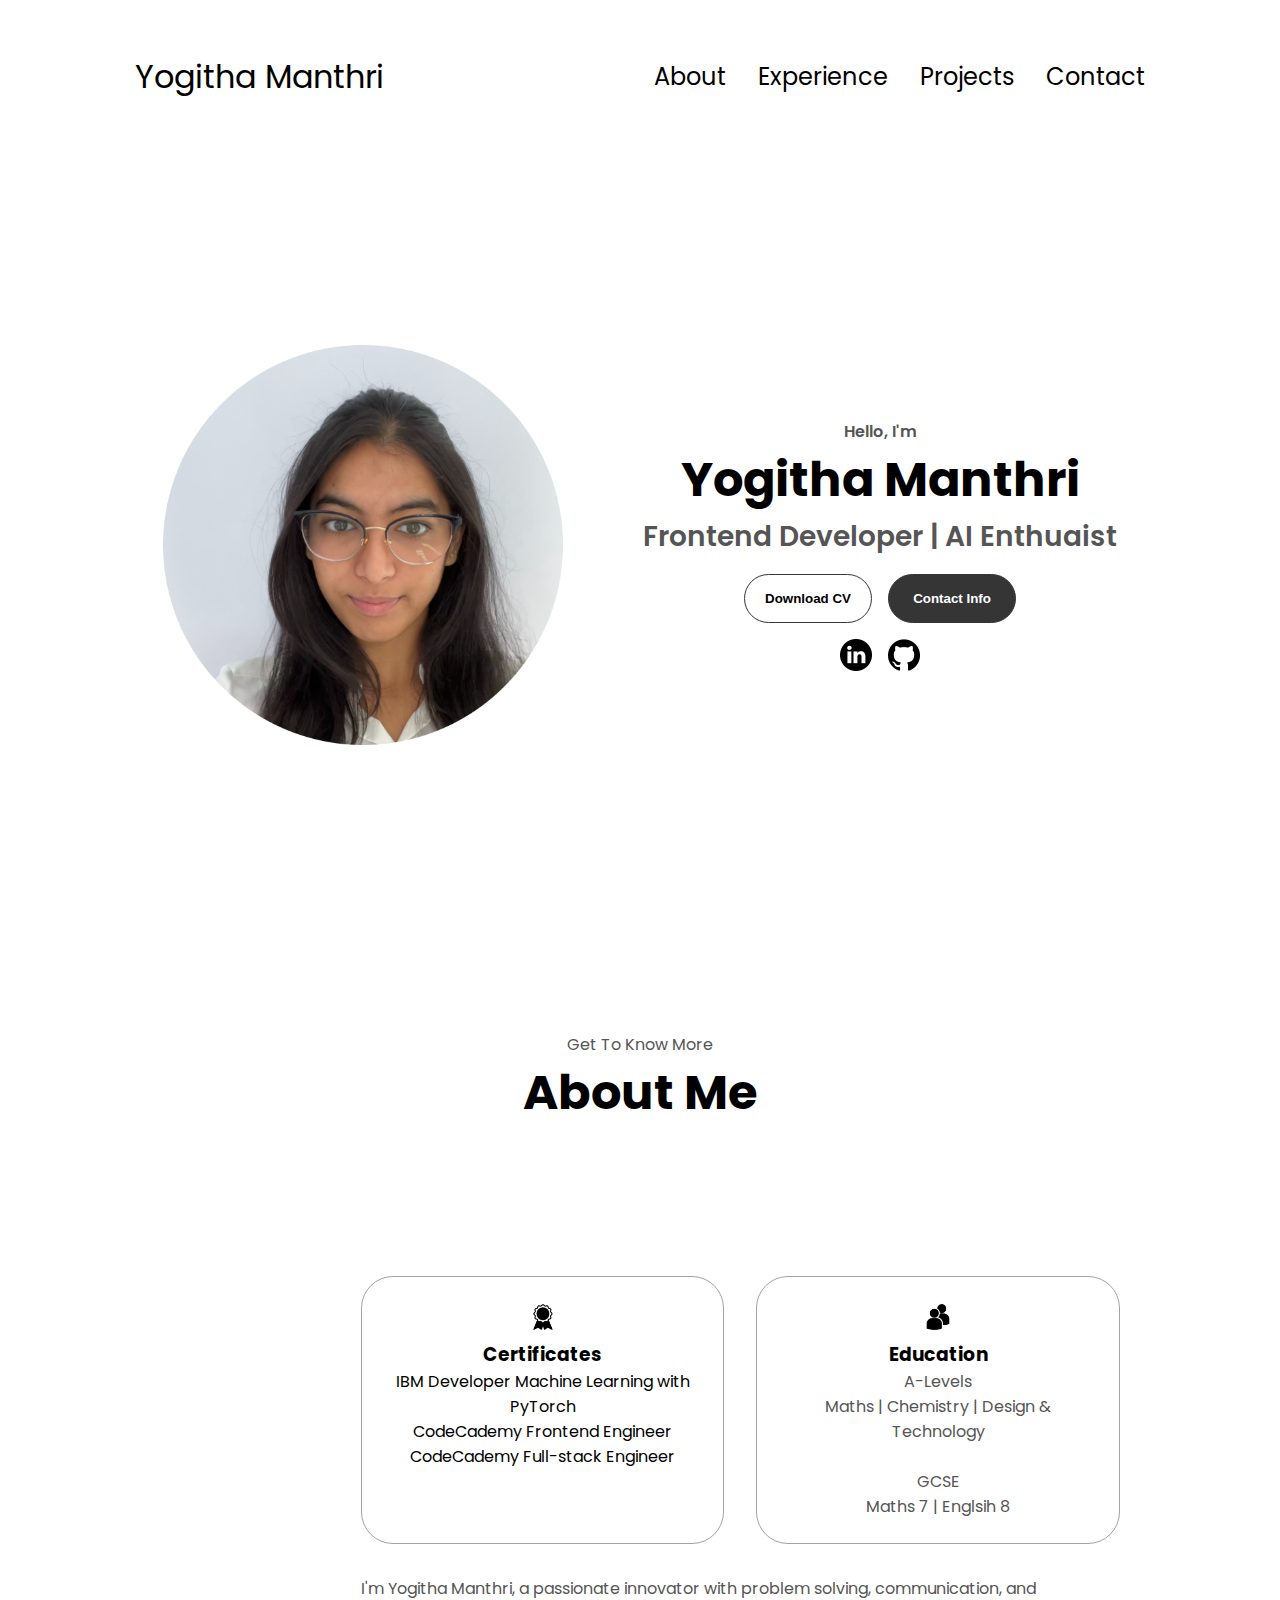
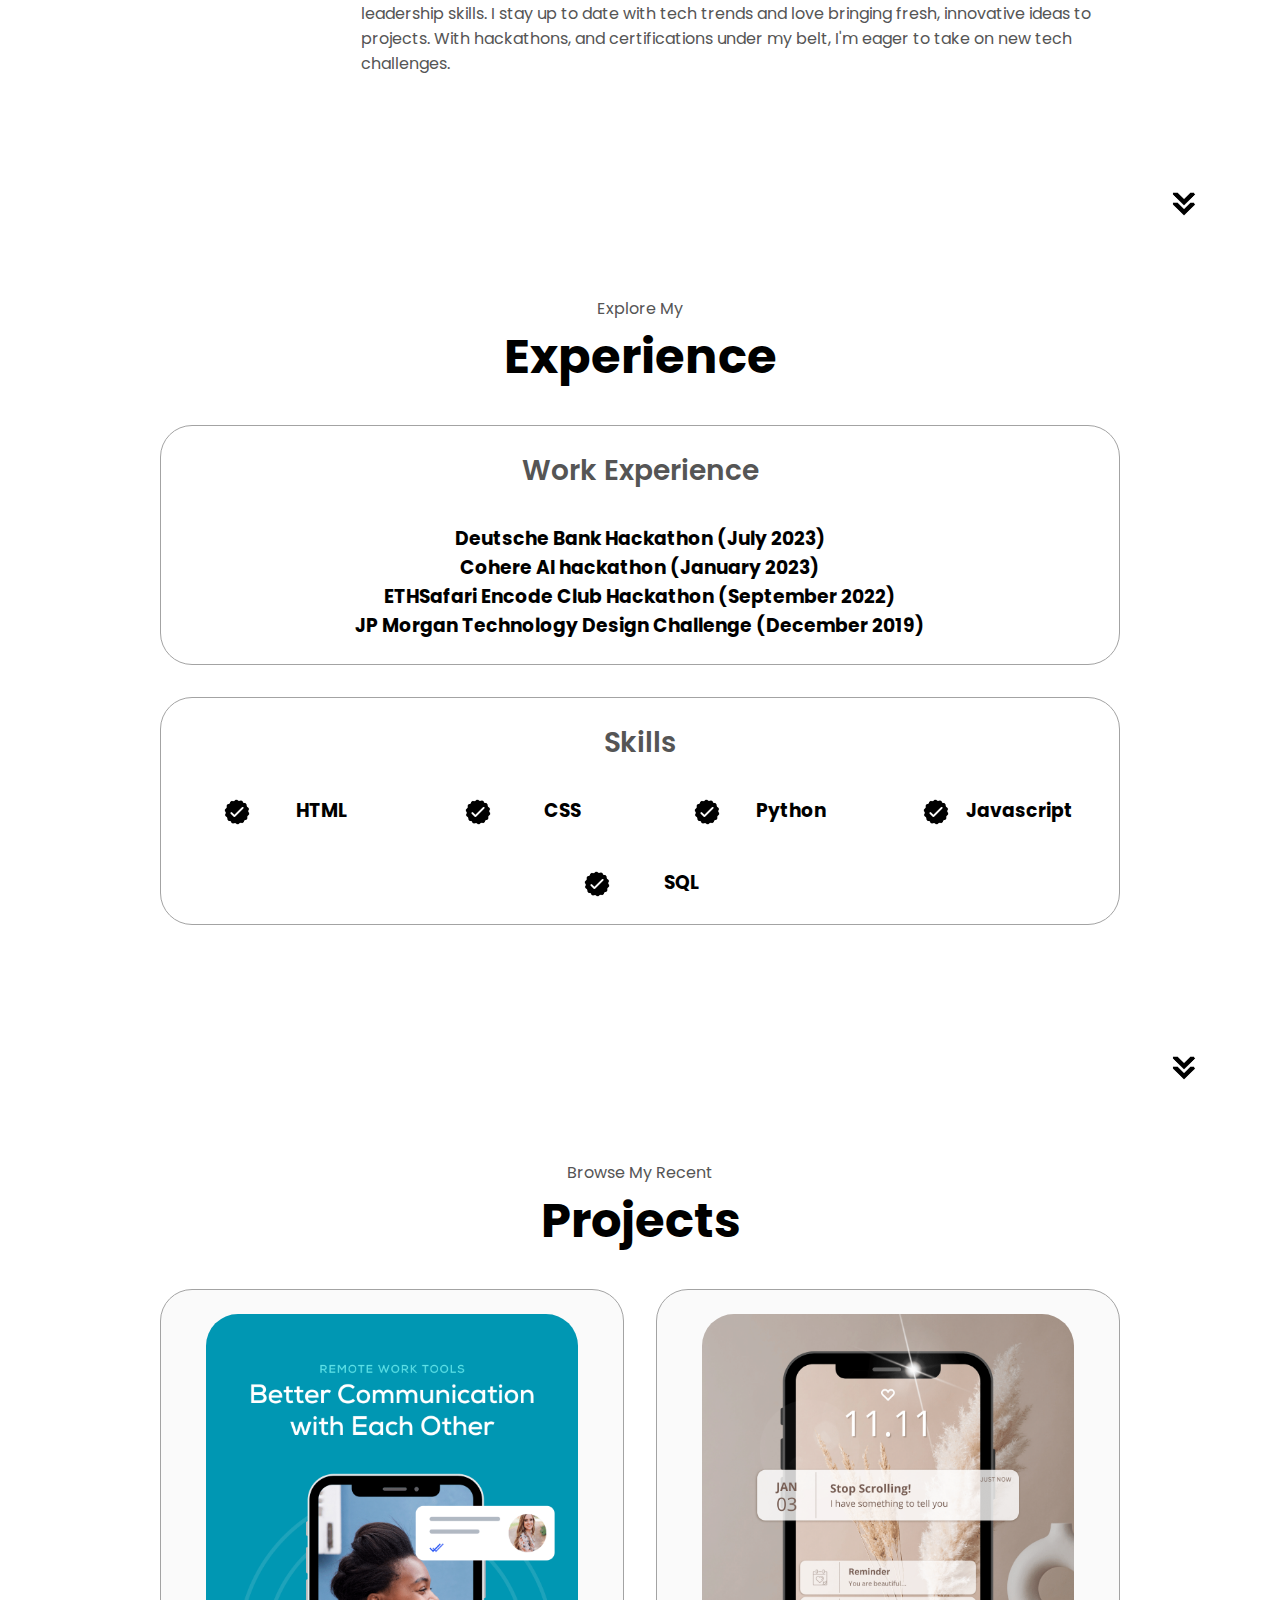
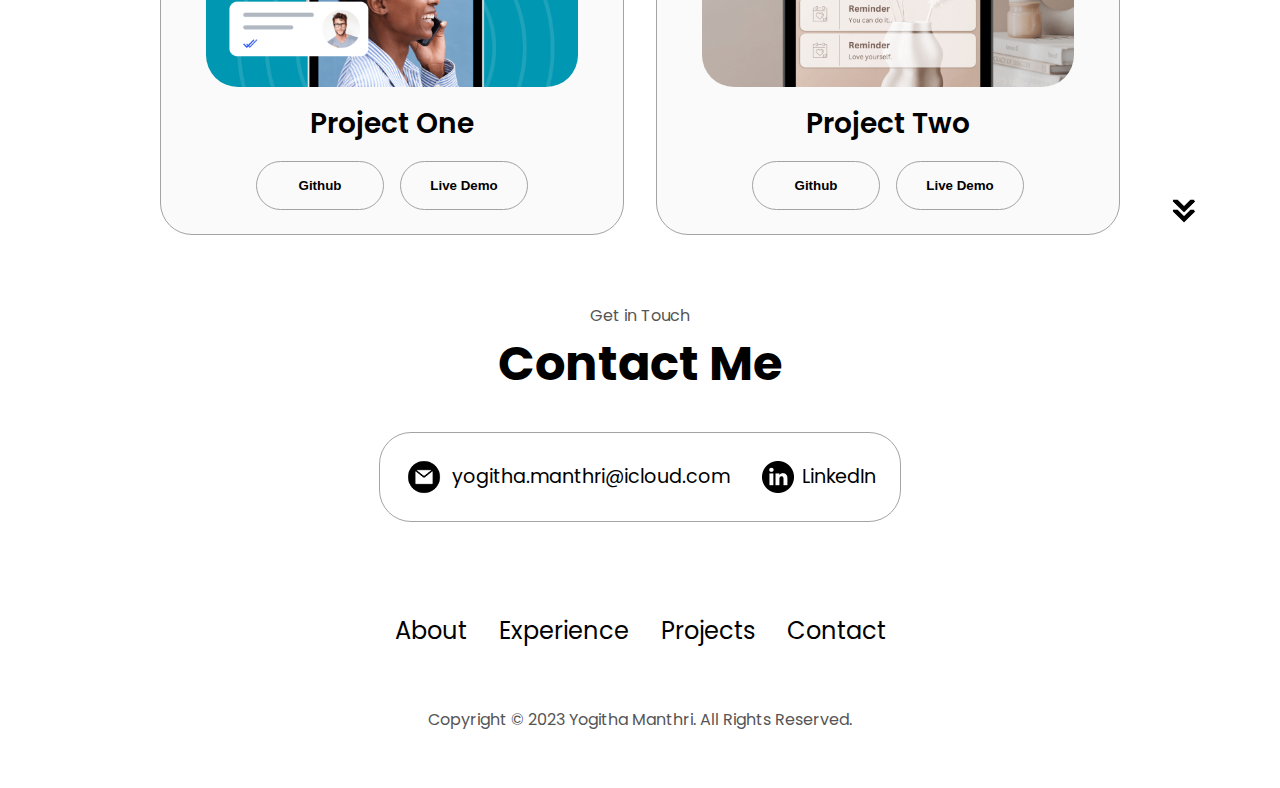
<file: portfolio/index.html>
<!DOCTYPE html>
<html lang="en">
  <head>
    <meta charset="UTF-8" />
    <meta http-equiv="X-UA-Compatible" content="IE=edge" />
    <meta name="viewport" content="width=device-width, initial-scale=1.0" />
    <title>My Portfolio</title>
    <link rel="stylesheet" href="style.css" />
    <link rel="stylesheet" href="mediaqueries.css" />
  </head>
  <body>
    <nav id="desktop-nav">
      <div class="logo">Yogitha Manthri</div>
      <div>
        <ul class="nav-links">
          <li><a href="#about">About</a></li>
          <li><a href="#experience">Experience</a></li>
          <li><a href="#projects">Projects</a></li>
          <li><a href="#contact">Contact</a></li>
        </ul>
      </div>
    </nav>
    <nav id="hamburger-nav">
      <div class="logo">Yogitha Manthri</div>
      <div class="hamburger-menu">
        <div class="hamburger-icon" onclick="toggleMenu()">
          <span></span>
          <span></span>
          <span></span>
        </div>
        <div class="menu-links">
          <li><a href="#about" onclick="toggleMenu()">About</a></li>
          <li><a href="#experience" onclick="toggleMenu()">Experience</a></li>
          <li><a href="#projects" onclick="toggleMenu()">Projects</a></li>
          <li><a href="#contact" onclick="toggleMenu()">Contact</a></li>
        </div>
      </div>
    </nav>
    <section id="profile">
      <div class="section__pic-container">
        <img src="./assets/profile-pic.png" alt="Yogitha Manthri profile picture" />
      </div>
      <div class="section__text">
        <p class="section__text__p1">Hello, I'm</p>
        <h1 class="title">Yogitha Manthri</h1>
        <p class="section__text__p2">Frontend Developer | AI Enthuaist</p>
        <div class="btn-container">
          <button
            class="btn btn-color-2"
            onclick="window.open('./assets/resume-example.pdf')"
          >
            Download CV
          </button>
          <button class="btn btn-color-1" onclick="location.href='./#contact'">
            Contact Info
          </button>
        </div>
        <div id="socials-container">
          <img
            src="./assets/linkedin.png"
            alt="My LinkedIn profile"
            class="icon"
            onclick="location.href='https://www.linkedin.com/in/yogitha-manthri/'"
          />
          <img
            src="./assets/github.png"
            alt="My Github profile"
            class="icon"
            onclick="location.href='https://github.com/yogitha04'"
          />
        </div>
      </div>
    </section>
    <section id="about">
      <p class="section__text__p1">Get To Know More</p>
      <h1 class="title">About Me</h1>
      <div class="section-container">
        <div class="section__pic-container">
          
        </div>
        <div class="about-details-container">
          <div class="about-containers">
            <div class="details-container">
              <img
                src="./assets/experience.png"
                alt="Experience icon"
                class="icon"
              />
              <h3>Certificates</h3>
              <p>
                <a href="https://courses.ibmdeveloper.skillsnetwork.site/certificates/f43e6b054c5741fd8b4747f9fe59b26a">IBM Developer Machine Learning with PyTorch</a>
                <br>
                <a href="URL_for_CodeCademy_Frontend_Certificate">CodeCademy Frontend Engineer</a>
                <br>
                <a href="URL_for_CodeCademy_Fullstack_Certificate">CodeCademy Full-stack Engineer</a>
              </p>
                    </div>
            <div class="details-container">
              <img
                src="./assets/education.png"
                alt="Education icon"
                class="icon"
              />
              <h3>Education</h3>
              <p> A-Levels<br />Maths | Chemistry | Design & Technology<br /><br />GCSE<br />Maths 7 | Englsih 8</p>            </div>
          </div>
          <div class="text-container">
            <p>
              I'm Yogitha Manthri, a passionate innovator with problem solving, communication, and leadership skills. I stay up to date with tech trends and love bringing fresh, innovative ideas to projects. With hackathons, and certifications under my belt, I'm eager to take on new tech challenges.              
                          </p>
          </div>
        </div>
      </div>
      <img
        src="./assets/arrow.png"
        alt="Arrow icon"
        class="icon arrow"
        onclick="location.href='./#experience'"
      />
    </section>
    <section id="experience">
      <p class="section__text__p1">Explore My</p>
      <h1 class="title">Experience</h1>
      <div class="experience-details-container">
        <div class="about-containers">
          <div class="details-container">
<h2 class="experience-sub-title">Work Experience</h2>
<ul class="article-list">

  <li class="experience">
    <h3>Deutsche Bank Hackathon (July 2023)</h3>
    <p class="hover-paragraph">
Developing a voice detection AI
</p>
  </li>

  <li class="experience">
    <h3>Cohere AI hackathon (January 2023)</h3>
    <p class="hover-paragraph">
      In this 7-day virtual event, we immersed ourselves in NLP intricacies. I actively contributed to harnessing LLM-powered technology by Cohere, with a primary focus on the new Multilingual Text Understanding model. Our collaborative effort resulted in a chatbot that elevated customer service quality, showcasing our adaptability and proficiency in cutting-edge AI solutions.
    </p>
  </li>

  <li class="experience">
    <h3>ETHSafari Encode Club Hackathon (September 2022)</h3>
    <p class="hover-paragraph">
Shadowed my team and helped create and built innovative decentralised solutions on the Ethereum network during the hackathon.
</p>
  </li>

  <li class="experience">
    <h3>JP Morgan Technology Design Challenge (December 2019)</h3>
    <p class="hover-paragraph">
Participated in a Technology Design event and designed an app to address UN sustainable development goals.
<br /><br />
Pitched an idea for an app interface that helps track and improve user sustainability.
</p>
  </li>

</ul>

              <!-- Add more list items as needed -->
            </ul>
          </div>
          </div>
          <div class="details-container">
            <h2 class="experience-sub-title">Skills</h2>
            <div class="article-container">
              <article>
                <img
                  src="./assets/checkmark.png"
                  alt="Experience icon"
                  class="icon"
                />
                <div>
                  <h3>HTML</h3>
                  <p> </p>
                </div>
              </article>
              <article>
                <img
                  src="./assets/checkmark.png"
                  alt="Experience icon"
                  class="icon"
                />
                <div>
                  <h3>CSS</h3>
                  <p> </p>
                </div>
              </article>
              <article>
                <img
                  src="./assets/checkmark.png"
                  alt="Experience icon"
                  class="icon"
                />
                <div>
                  <h3>Python</h3>
                  <p> </p>
                </div>
              </article>
              <article>
                <img
                  src="./assets/checkmark.png"
                  alt="Experience icon"
                  class="icon"
                />
                <div>
                  <h3>Javascript</h3>
                  <p> </p>
                </article>
                <article>
                  <img
                    src="./assets/checkmark.png"
                    alt="Experience icon"
                    class="icon"
                  />
                  <div>
                    <h3>SQL</h3>
                    <p> </p>
                </div>
              </article>
            </div>
          </div>
        </div>
      </div>
      <img
        src="./assets/arrow.png"
        alt="Arrow icon"
        class="icon arrow"
        onclick="location.href='./#projects'"
      />
    </section>
    <section id="projects">
      <p class="section__text__p1">Browse My Recent</p>
      <h1 class="title">Projects</h1>
      <div class="experience-details-container">
        <div class="about-containers">
          <div class="details-container color-container">
            <div class="article-container">
              <img
                src="./assets/project-1.png"
                alt="Project 1"
                class="project-img"
              />
            </div>
            <h2 class="experience-sub-title project-title">Project One</h2>
            <div class="btn-container">
              <button
                class="btn btn-color-2 project-btn"
                onclick="location.href='https://github.com/'"
              >
                Github
              </button>
              <button
                class="btn btn-color-2 project-btn"
                onclick="location.href='https://github.com/'"
              >
                Live Demo
              </button>
            </div>
          </div>
          <div class="details-container color-container">
            <div class="article-container">
              <img
                src="./assets/project-2.png"
                alt="Project 2"
                class="project-img"
              />
            </div>
            <h2 class="experience-sub-title project-title">Project Two</h2>
            <div class="btn-container">
              <button
                class="btn btn-color-2 project-btn"
                onclick="location.href='https://github.com/'"
              >
                Github
              </button>
              <button
                class="btn btn-color-2 project-btn"
                onclick="location.href='https://github.com/'"
              >
                Live Demo
              </button>
          </div>
        </div>
      </div>
      <img
        src="./assets/arrow.png"
        alt="Arrow icon"
        class="icon arrow"
        onclick="location.href='./#contact'"
      />
    </section>
    <section id="contact">
      <p class="section__text__p1">Get in Touch</p>
      <h1 class="title">Contact Me</h1>
      <div class="contact-info-upper-container">
        <div class="contact-info-container">
          <img
            src="./assets/email.png"
            alt="Email icon"
            class="icon contact-icon email-icon"
          />
          <p><a href="mailto:yogitha.manthri@icloud.com">yogitha.manthri@icloud.com</a></p>
        </div>
        <div class="contact-info-container">
          <img
            src="./assets/linkedin.png"
            alt="LinkedIn icon"
            class="icon contact-icon"
          />
          <p><a href="https://www.linkedin.com/in/yogitha-manthri/">LinkedIn</a></p>
        </div>
      </div>
    </section>
    <footer>
      <nav>
        <div class="nav-links-container">
          <ul class="nav-links">
            <li><a href="#about">About</a></li>
            <li><a href="#experience">Experience</a></li>
            <li><a href="#projects">Projects</a></li>
            <li><a href="#contact">Contact</a></li>
          </ul>
        </div>
      </nav>
      <p>Copyright &#169; 2023 Yogitha Manthri. All Rights Reserved.</p>
    </footer>
    <script src="script.js"></script>
  </body>
</html>
</file>
<file: portfolio/style.css>
/* GENERAL */

@import url("https://fonts.googleapis.com/css2?family=Poppins:wght@300;400;500;600&display=swap");

* {
  margin: 0;
  padding: 0;
}

body {
  font-family: "Poppins", sans-serif;
}

html {
  scroll-behavior: smooth;
}

p {
  color: rgb(85, 85, 85);
}

/* TRANSITION */

a,
.btn {
  transition: all 300ms ease;
}

/* DESKTOP NAV */

nav,
.nav-links {
  display: flex;
}

nav {
  justify-content: space-around;
  align-items: center;
  height: 17vh;
}

.nav-links {
  gap: 2rem;
  list-style: none;
  font-size: 1.5rem;
}

a {
  color: black;
  text-decoration: none;
  text-decoration-color: white;
}

a:hover {
  color: grey;
  text-decoration: underline;
  text-underline-offset: 1rem;
  text-decoration-color: rgb(181, 181, 181);
}

.logo {
  font-size: 2rem;
}

.logo:hover {
  cursor: default;
}

/* HAMBURGER MENU */

#hamburger-nav {
  display: none;
}

.hamburger-menu {
  position: relative;
  display: inline-block;
}

.hamburger-icon {
  display: flex;
  flex-direction: column;
  justify-content: space-between;
  height: 24px;
  width: 30px;
  cursor: pointer;
}

.hamburger-icon span {
  width: 100%;
  height: 2px;
  background-color: black;
  transition: all 0.3 ease-in-out;
}

.menu-links {
  position: absolute;
  top: 100%;
  right: 0;
  background-color: white;
  width: fit-content;
  max-height: 0;
  overflow: hidden;
  transition: all 0.3 ease-in-out;
}

.menu-links a {
  display: block;
  padding: 10px;
  text-align: center;
  font-size: 1.5rem;
  color: black;
  text-decoration: none;
  transition: all 0.3 ease-in-out;
}

.menu-links li {
  list-style: none;
}

.menu-links.open {
  max-height: 300px;
}

.hamburger-icon.open span:first-child {
  transform: rotate(45deg) translate(10px, 5px);
}

.hamburger-icon.open span:nth-child(2) {
  opacity: 0;
}

.hamburger-icon.open span:last-child {
  transform: rotate(-45deg) translate(10px, -5px);
}

.hamburger-icon span:first-child {
  transform: none;
}

.hamburger-icon span:first-child {
  opacity: 1;
}

.hamburger-icon span:first-child {
  transform: none;
}

/* SECTIONS */

section {
  padding-top: 4vh;
  height: 96vh;
  margin: 0 10rem;
  box-sizing: border-box;
  min-height: fit-content;
}

.section-container {
  display: flex;
}

/* PROFILE SECTION */

#profile {
  display: flex;
  justify-content: center;
  gap: 5rem;
  height: 80vh;
}

.section__pic-container {
  display: flex;
  height: 400px;
  width: 400px;
  margin: auto 0;
}

.section__text {
  align-self: center;
  text-align: center;
}

.section__text p {
  font-weight: 600;
}

.section__text__p1 {
  text-align: center;
}

.section__text__p2 {
  font-size: 1.75rem;
  margin-bottom: 1rem;
}

.title {
  font-size: 3rem;
  text-align: center;
}

#socials-container {
  display: flex;
  justify-content: center;
  margin-top: 1rem;
  gap: 1rem;
}

/* ICONS */

.icon {
  cursor: pointer;
  height: 2rem;
}

/* BUTTONS */

.btn-container {
  display: flex;
  justify-content: center;
  gap: 1rem;
}

.btn {
  font-weight: 600;
  transition: all 300ms ease;
  padding: 1rem;
  width: 8rem;
  border-radius: 2rem;
}

.btn-color-1,
.btn-color-2 {
  border: rgb(53, 53, 53) 0.1rem solid;
}

.btn-color-1:hover,
.btn-color-2:hover {
  cursor: pointer;
}

.btn-color-1,
.btn-color-2:hover {
  background: rgb(53, 53, 53);
  color: white;
}

.btn-color-1:hover {
  background: rgb(0, 0, 0);
}

.btn-color-2 {
  background: none;
}

.btn-color-2:hover {
  border: rgb(255, 255, 255) 0.1rem solid;
}

.btn-container {
  gap: 1rem;
}

/* ABOUT SECTION */

#about {
  position: relative;
}

.about-containers {
  gap: 2rem;
  margin-bottom: 2rem;
  margin-top: 2rem;
}

.about-details-container {
  justify-content: center;
  flex-direction: column;
}

.about-containers,
.about-details-container {
  display: flex;
}

.about-pic {
  border-radius: 2rem;
}

.arrow {
  position: absolute;
  right: -5rem;
  bottom: 2.5rem;
}

.details-container {
  padding: 1.5rem;
  flex: 1;
  background: white;
  border-radius: 2rem;
  border: rgb(53, 53, 53) 0.1rem solid;
  border-color: rgb(163, 163, 163);
  text-align: center;
}

.section-container {
  gap: 4rem;
  height: 80%;
}

.section__pic-container {
  height: 400px;
  width: 400px;
  margin: auto 0;
}

/* EXPERIENCE SECTION */

#experience {
  position: relative;
}

.experience-sub-title {
  color: rgb(85, 85, 85);
  font-weight: 600;
  font-size: 1.75rem;
  margin-bottom: 2rem;
}

.experience-details-container {
  display: flex;
  justify-content: center;
  flex-direction: column;
}

.article-container {
  display: flex;
  text-align: initial;
  flex-wrap: wrap;
  flex-direction: row;
  gap: 2.5rem;
  justify-content: space-around;
}

article {
  display: flex;
  width: 10rem;
  justify-content: space-around;
  gap: 0.5rem;
}

article .icon {
  cursor: default;
}

/* PROJECTS SECTION */

#projects {
  position: relative;
}

.color-container {
  border-color: rgb(163, 163, 163);
  background: rgb(250, 250, 250);
}

.project-img {
  border-radius: 2rem;
  width: 90%;
  height: 90%;
}

.project-title {
  margin: 1rem;
  color: black;
}

.project-btn {
  color: black;
  border-color: rgb(163, 163, 163);
}

/* CONTACT */

#contact {
  display: flex;
  justify-content: center;
  flex-direction: column;
  height: 70vh;
}

.contact-info-upper-container {
  display: flex;
  justify-content: center;
  border-radius: 2rem;
  border: rgb(53, 53, 53) 0.1rem solid;
  border-color: rgb(163, 163, 163);
  background: (250, 250, 250);
  margin: 2rem auto;
  padding: 0.5rem;
}

.contact-info-container {
  display: flex;
  align-items: center;
  justify-content: center;
  gap: 0.5rem;
  margin: 1rem;
}

.contact-info-container p {
  font-size: larger;
}

.contact-icon {
  cursor: default;
}

.email-icon {
  height: 2.5rem;
}

/* FOOTER SECTION */

footer {
  height: 26vh;
  margin: 0 1rem;
}

footer p {
  text-align: center;
}











/* Remove the bullet point */
.article-list {
  list-style: none;
  padding: 0;
}

/* Initial styles for the paragraph */
.hover-paragraph {
  display: none;
  background-color: #f0f0f0;
  padding: 10px;
  border: 1px solid #ccc;
  width: 50%; /* Reduce the width by half */
  margin: 0 auto; /* Center the paragraph */
  text-align: left; /* Align the text to the left */
}

/* Bullet points for the list items in the hover paragraph */
.hover-paragraph ul {
  list-style-type: disc; /* Style the list items as bullets */
  padding-left: 20px; /* Adjust the padding as needed */
}

/* Hover effect */
.experience:hover .hover-paragraph {
  display: block;
}
</file>
<file: portfolio/mediaqueries.css>
@media screen and (max-width: 1400px) {
    #profile {
      height: 83vh;
      margin-bottom: 6rem;
    }
    .about-containers {
      flex-wrap: wrap;
    }
    #contact,
    #projects {
      height: fit-content;
    }
  }
  
  @media screen and (max-width: 1200px) {
    #desktop-nav {
      display: none;
    }
    #hamburger-nav {
      display: flex;
    }
    #experience,
    .experience-details-container {
      margin-top: 2rem;
    }
    #profile,
    .section-container {
      display: block;
    }
    .arrow {
      display: none;
    }
    section,
    .section-container {
      height: fit-content;
    }
    section {
      margin: 0 5%;
    }
    .section__pic-container {
      width: 275px;
      height: 275px;
      margin: 0 auto 2rem;
    }
    .about-containers {
      margin-top: 0;
    }
  }
  
  @media screen and (max-width: 600px) {
    #contact,
    footer {
      height: 40vh;
    }
    #profile {
      height: 83vh;
      margin-bottom: 0;
    }
    article {
      font-size: 1rem;
    }
    footer nav {
      height: fit-content;
      margin-bottom: 2rem;
    }
    .about-containers,
    .contact-info-upper-container,
    .btn-container {
      flex-wrap: wrap;
    }
    .contact-info-container {
      margin: 0;
    }
    .contact-info-container p,
    .nav-links li a {
      font-size: 1rem;
    }
    .experience-sub-title {
      font-size: 1.25rem;
    }
    .logo {
      font-size: 1.5rem;
    }
    .nav-links {
      flex-direction: column;
      gap: 0.5rem;
      text-align: center;
    }
    .section__pic-container {
      width: auto;
      height: 46vw;
      justify-content: center;
    }
    .section__text__p2 {
      font-size: 1.25rem;
    }
    .title {
      font-size: 2rem;
    }
    .text-container {
      text-align: justify;
    }
  }
</file>
